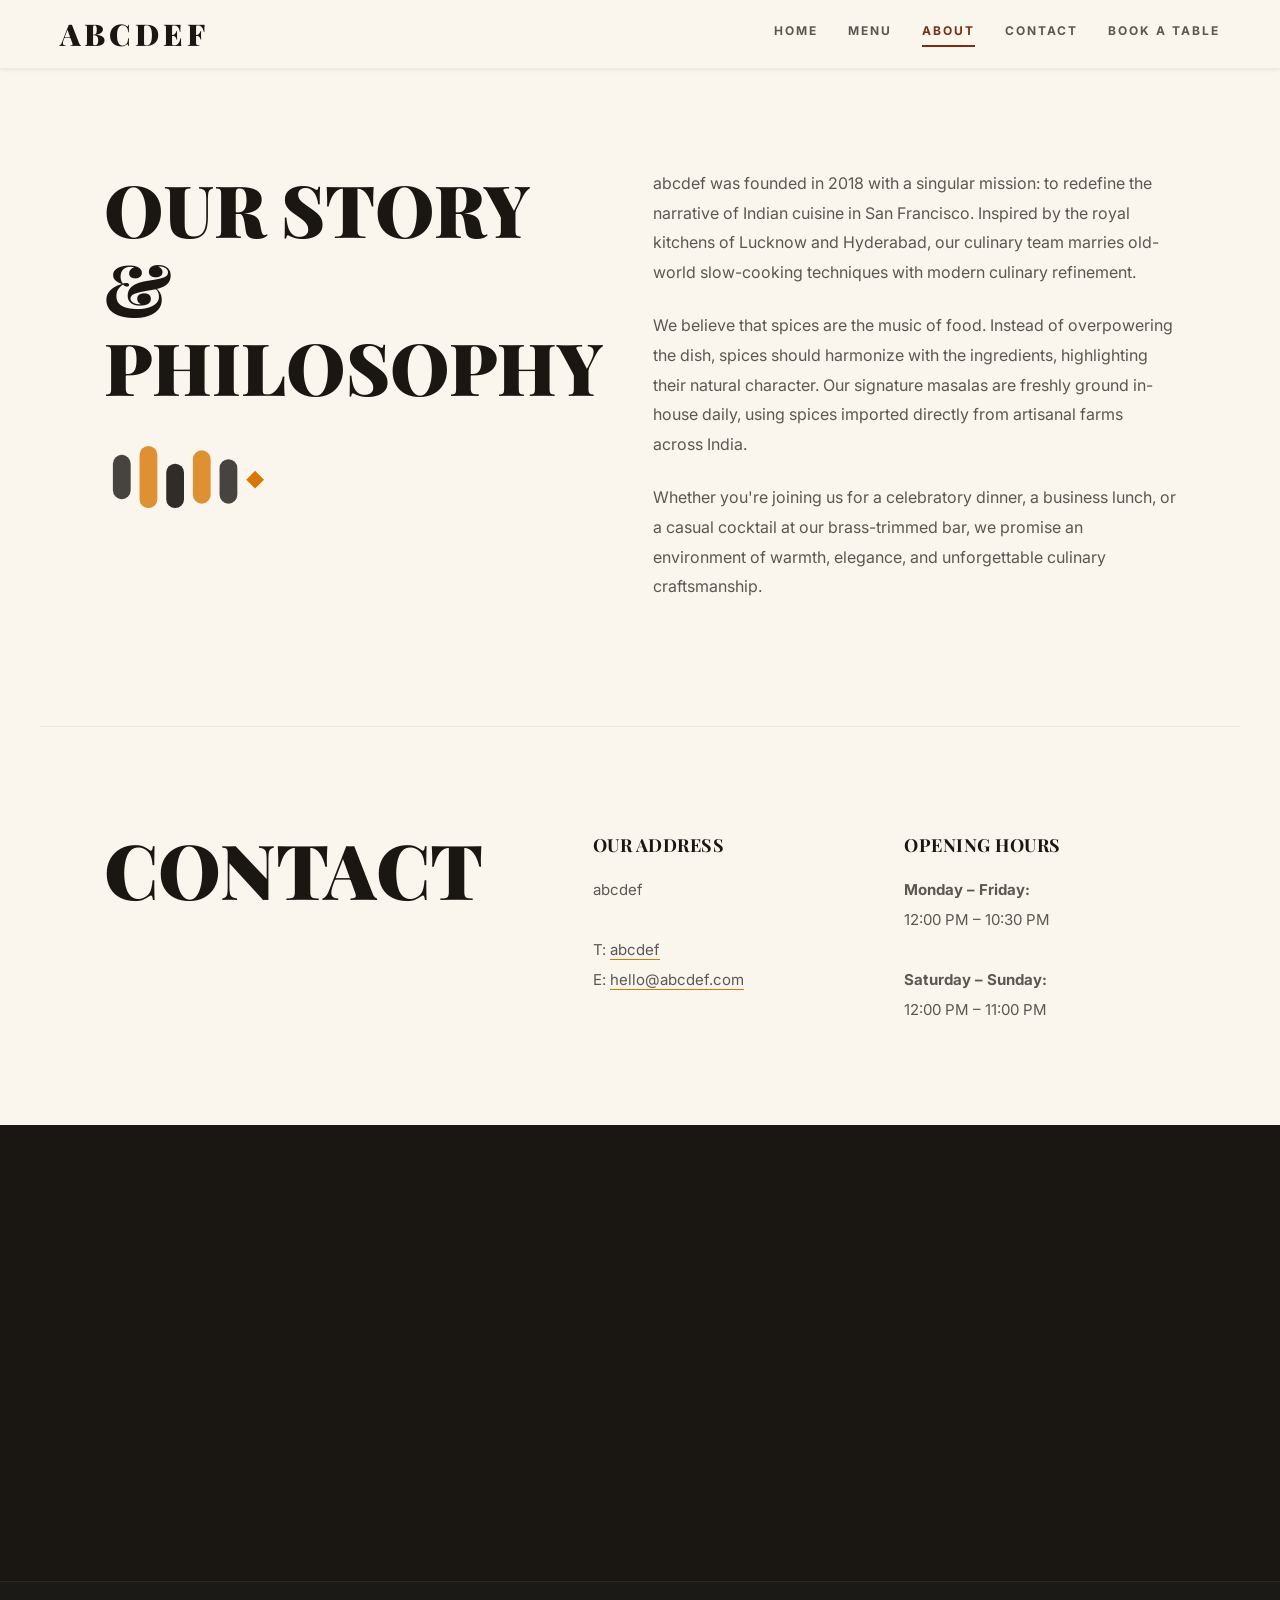
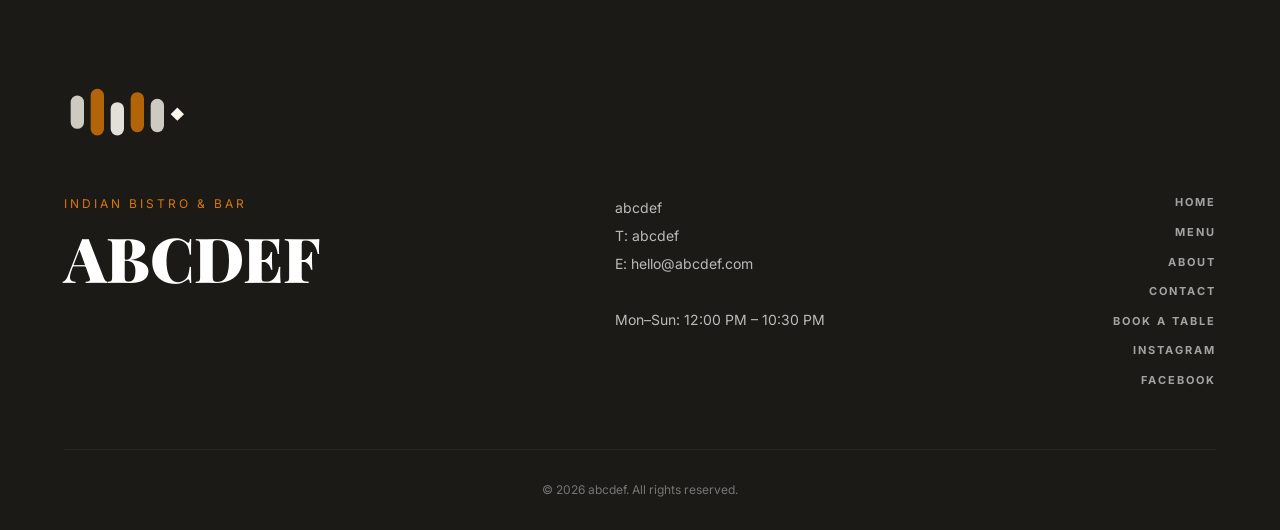
<file: about.html>
<!DOCTYPE html>
<html lang="en">
<head>
  <meta charset="UTF-8">
  <meta name="viewport" content="width=device-width, initial-scale=1.0">
  <meta name="description" content="Discover our culinary philosophy and heritage. Find contact details, opening hours, and location for abcdef.">
  <title>About &amp; Contact | abcdef</title>
  <!-- Preconnect to Google Fonts -->
  <link rel="preconnect" href="https://fonts.googleapis.com">
  <link rel="preconnect" href="https://fonts.gstatic.com" crossorigin>
  <link rel="stylesheet" href="css/style.css">
  <script src="js/main.js" defer></script>
</head>
<body>

  <!-- ── NAVBAR ── -->
  <nav class="topnav" id="myTopnav">
    <div class="nav-top-row">
      <a href="index.html" class="logo">abcdef</a>
      <button class="nav-hamburger" id="navHamburger" aria-label="Toggle menu">&#9776;</button>
    </div>
    <div class="nav-links" id="navLinks">
      <a href="index.html">HOME</a>
      <a href="menu.html">MENU</a>
      <a href="about.html">ABOUT</a>
      <a href="about.html#contact">CONTACT</a>
      <a href="book-a-table.html">BOOK A TABLE</a>
    </div>
  </nav>

  <!-- ── ABOUT BOX / STORY SECTION ── -->
  <section class="about-box" id="heroSection">
    <div class="col-left">
      <h1>OUR STORY &amp;<br>PHILOSOPHY</h1>
      <div class="about-svg-mark">
        <svg viewBox="0 0 180 97" xmlns="http://www.w3.org/2000/svg">
          <rect x="10" y="20" width="20" height="50" rx="10" fill="#1A1713" opacity="0.8"/>
          <rect x="40" y="10" width="20" height="70" rx="10" fill="#D97706" opacity="0.8"/>
          <rect x="70" y="30" width="20" height="50" rx="10" fill="#1A1713" opacity="0.9"/>
          <rect x="100" y="15" width="20" height="60" rx="10" fill="#D97706" opacity="0.8"/>
          <rect x="130" y="25" width="20" height="50" rx="10" fill="#1A1713" opacity="0.8"/>
          <polygon points="160,48 170,38 180,48 170,58" fill="#D97706"/>
        </svg>
      </div>
    </div>
    <div class="col-right">
      <p>abcdef was founded in 2018 with a singular mission: to redefine the narrative of Indian cuisine in San Francisco. Inspired by the royal kitchens of Lucknow and Hyderabad, our culinary team marries old-world slow-cooking techniques with modern culinary refinement.</p>
      <p>We believe that spices are the music of food. Instead of overpowering the dish, spices should harmonize with the ingredients, highlighting their natural character. Our signature masalas are freshly ground in-house daily, using spices imported directly from artisanal farms across India.</p>
      <p>Whether you're joining us for a celebratory dinner, a business lunch, or a casual cocktail at our brass-trimmed bar, we promise an environment of warmth, elegance, and unforgettable culinary craftsmanship.</p>
    </div>
  </section>

  <!-- ── CONTACT BOX / HOURS SECTION ── -->
  <section class="contact-box" id="contact">
    <div class="text-box">CONTACT</div>
    <div class="text-content-wrapper">
      <div class="text-content">
        <h3>OUR ADDRESS</h3>
        <p>abcdef<br><br>
        T: <a href="tel:abcdef">abcdef</a><br>
        E: <a href="mailto:hello@abcdef.com">hello@abcdef.com</a></p>
      </div>
      <div class="text-content2">
        <h3>OPENING HOURS</h3>
        <p><b>Monday – Friday:</b><br>12:00 PM – 10:30 PM<br><br>
        <b>Saturday – Sunday:</b><br>12:00 PM – 11:00 PM</p>
      </div>
    </div>
  </section>

  <!-- ── EMBEDDED MAP ── -->
  <div class="map-container">
    <!-- Clean, interactive OpenStreetMap map of San Francisco area -->
    <iframe src="https://www.openstreetmap.org/export/embed.html?bbox=-122.408%2C37.772%2C-122.392%2C37.785&amp;layer=mapnik&amp;marker=37.7785%2C-122.4002" aria-label="abcdef Location Map"></iframe>
  </div>

  <!-- ── FOOTER ── -->
  <footer class="footer">
    <div class="footer-logo">
      <svg viewBox="0 0 180 97" xmlns="http://www.w3.org/2000/svg" width="120" height="65">
        <rect x="10" y="20" width="20" height="50" rx="10" fill="#FAF6EE" opacity="0.8"/>
        <rect x="40" y="10" width="20" height="70" rx="10" fill="#D97706" opacity="0.8"/>
        <rect x="70" y="30" width="20" height="50" rx="10" fill="#FAF6EE" opacity="0.9"/>
        <rect x="100" y="15" width="20" height="60" rx="10" fill="#D97706" opacity="0.8"/>
        <rect x="130" y="25" width="20" height="50" rx="10" fill="#FAF6EE" opacity="0.8"/>
        <polygon points="160,48 170,38 180,48 170,58" fill="#FAF6EE"/>
      </svg>
    </div>
    <div class="footer-box">
      <div class="footer-box1">
        <p>INDIAN BISTRO &amp; BAR</p>
        <b>abcdef</b>
      </div>
      <div class="footer-box2">
        abcdef<br>
        T: abcdef<br>
        E: hello@abcdef.com<br><br>
        Mon–Sun: 12:00 PM – 10:30 PM
      </div>
      <div class="footer-box3">
        <a href="index.html">HOME</a>
        <a href="menu.html">MENU</a>
        <a href="about.html">ABOUT</a>
        <a href="about.html#contact">CONTACT</a>
        <a href="book-a-table.html">BOOK A TABLE</a>
        <a href="https://instagram.com" target="_blank" rel="noopener noreferrer">INSTAGRAM</a>
        <a href="https://facebook.com" target="_blank" rel="noopener noreferrer">FACEBOOK</a>
      </div>
    </div>
    <p class="copyright">&copy; 2026 abcdef. All rights reserved.</p>
  </footer>

</body>
</html>
</file>
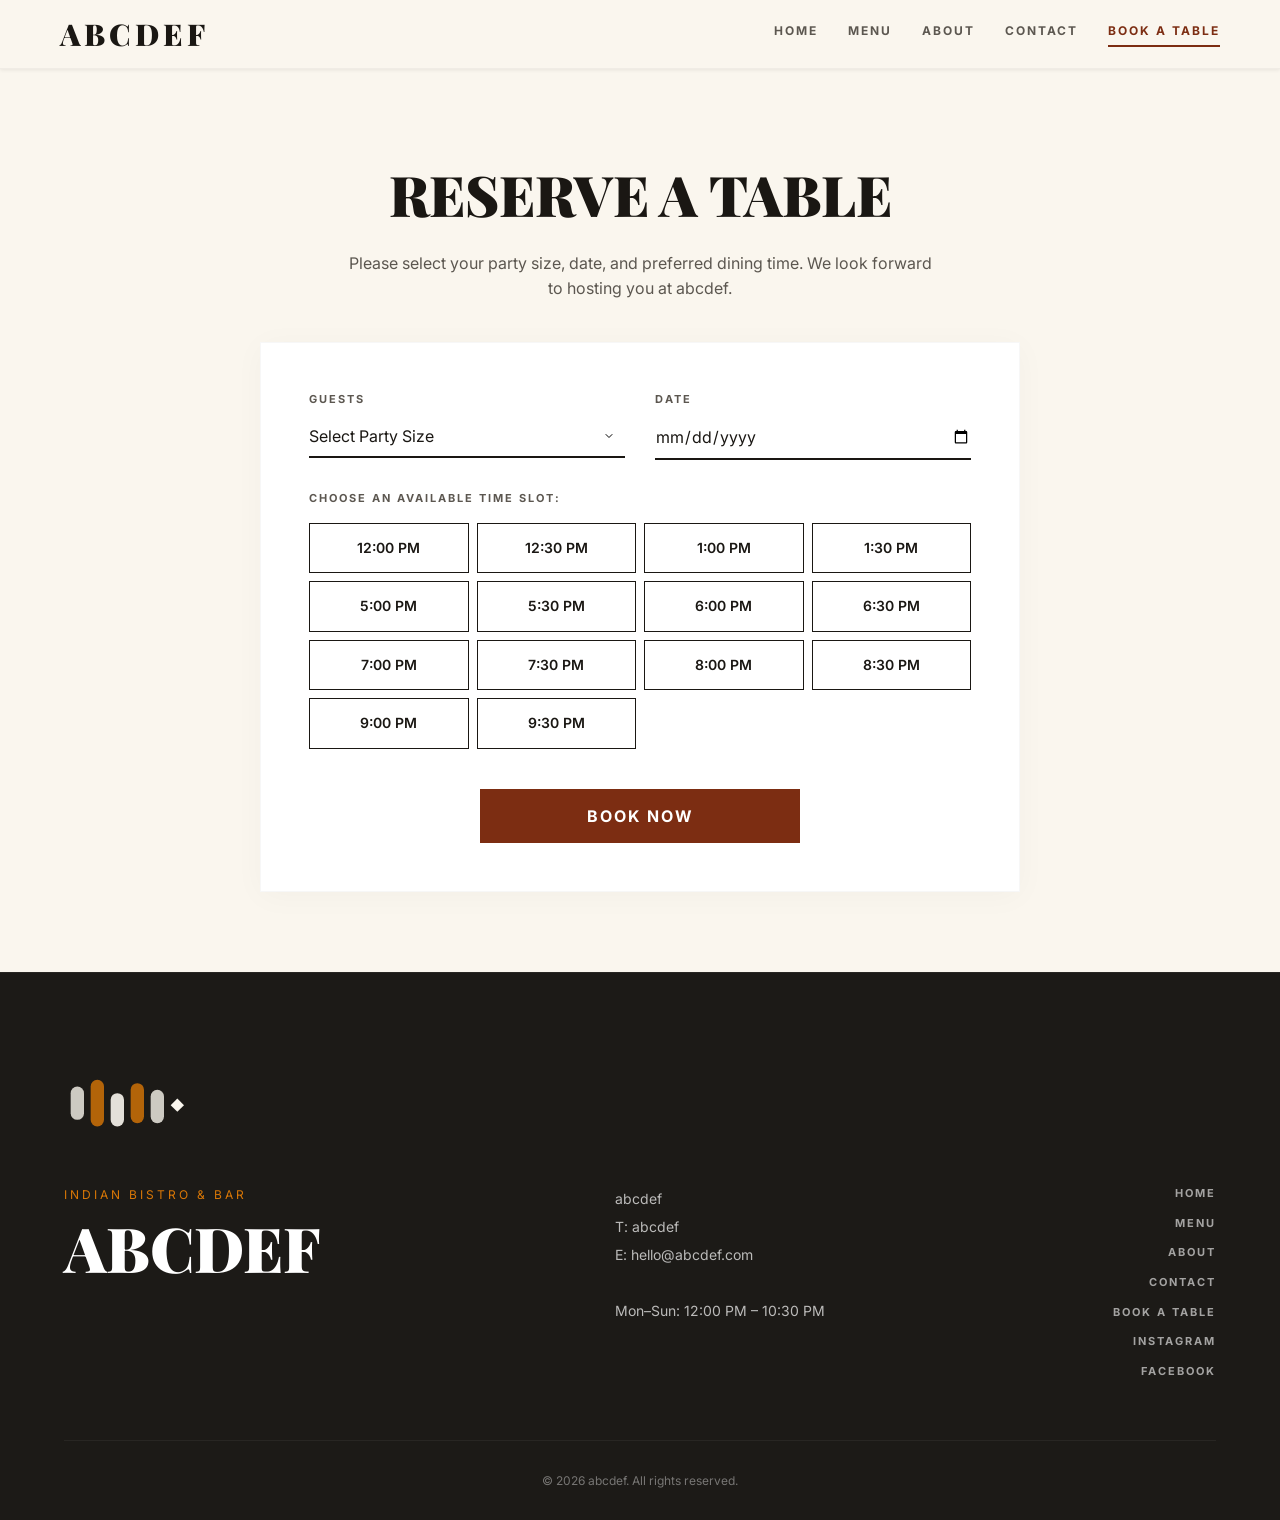
<file: book-a-table.html>
<!DOCTYPE html>
<html lang="en">
<head>
  <meta charset="UTF-8">
  <meta name="viewport" content="width=device-width, initial-scale=1.0">
  <meta name="description" content="Book a table at abcdef. Select guests, date, and preferred time slot for an exquisite Indian fine dining experience.">
  <title>Book A Table | abcdef</title>
  <!-- Preconnect to Google Fonts -->
  <link rel="preconnect" href="https://fonts.googleapis.com">
  <link rel="preconnect" href="https://fonts.gstatic.com" crossorigin>
  <link rel="stylesheet" href="css/style.css">
  <script src="js/main.js" defer></script>
</head>
<body>

  <!-- ── NAVBAR ── -->
  <nav class="topnav" id="myTopnav">
    <div class="nav-top-row">
      <a href="index.html" class="logo">abcdef</a>
      <button class="nav-hamburger" id="navHamburger" aria-label="Toggle menu">&#9776;</button>
    </div>
    <div class="nav-links" id="navLinks">
      <a href="index.html">HOME</a>
      <a href="menu.html">MENU</a>
      <a href="about.html">ABOUT</a>
      <a href="about.html#contact">CONTACT</a>
      <a href="book-a-table.html">BOOK A TABLE</a>
    </div>
  </nav>

  <!-- ── BOOKING CONTAINER ── -->
  <div class="booking-section" id="heroSection">
    <div class="booking-intro">
      <h1>RESERVE A TABLE</h1>
      <p>Please select your party size, date, and preferred dining time. We look forward to hosting you at abcdef.</p>
    </div>

    <form id="bookingForm">
      <div class="controls-bar">
        <div class="form-field">
          <label for="guests">Guests</label>
          <select id="guests" required>
            <option value="" disabled selected>Select Party Size</option>
            <option value="1">1 Guest</option>
            <option value="2">2 Guests</option>
            <option value="3">3 Guests</option>
            <option value="4">4 Guests</option>
            <option value="5">5 Guests</option>
            <option value="6">6 Guests</option>
            <option value="7">7 Guests</option>
            <option value="8">8 Guests</option>
            <option value="9">9 Guests</option>
            <option value="10">10 Guests</option>
          </select>
        </div>

        <div class="form-field">
          <label for="book-date">Date</label>
          <input type="date" id="book-date" required>
        </div>
      </div>

      <p class="time-slot-label">Choose an available time slot:</p>
      <input type="hidden" id="book-time" required>
      
      <div class="time-grid">
        <div class="time-slot" data-time="12:00 PM">12:00 PM</div>
        <div class="time-slot" data-time="12:30 PM">12:30 PM</div>
        <div class="time-slot" data-time="1:00 PM">1:00 PM</div>
        <div class="time-slot" data-time="1:30 PM">1:30 PM</div>
        <div class="time-slot" data-time="5:00 PM">5:00 PM</div>
        <div class="time-slot" data-time="5:30 PM">5:30 PM</div>
        <div class="time-slot" data-time="6:00 PM">6:00 PM</div>
        <div class="time-slot" data-time="6:30 PM">6:30 PM</div>
        <div class="time-slot" data-time="7:00 PM">7:00 PM</div>
        <div class="time-slot" data-time="7:30 PM">7:30 PM</div>
        <div class="time-slot" data-time="8:00 PM">8:00 PM</div>
        <div class="time-slot" data-time="8:30 PM">8:30 PM</div>
        <div class="time-slot" data-time="9:00 PM">9:00 PM</div>
        <div class="time-slot" data-time="9:30 PM">9:30 PM</div>
      </div>

      <button type="submit" class="book-btn">BOOK NOW</button>
    </form>
  </div>

  <!-- Confirmation popup -->
  <div class="form-popup" id="confirmPopup">
    <div class="form-container">
      <h1>Thank You!</h1>
      <p id="confirmMessage">Your table reservation is submitted. We will confirm shortly.</p>
      <button class="btn cancel" id="closePopup">CLOSE</button>
    </div>
  </div>

  <!-- ── FOOTER ── -->
  <footer class="footer">
    <div class="footer-logo">
      <svg viewBox="0 0 180 97" xmlns="http://www.w3.org/2000/svg" width="120" height="65">
        <rect x="10" y="20" width="20" height="50" rx="10" fill="#FAF6EE" opacity="0.8"/>
        <rect x="40" y="10" width="20" height="70" rx="10" fill="#D97706" opacity="0.8"/>
        <rect x="70" y="30" width="20" height="50" rx="10" fill="#FAF6EE" opacity="0.9"/>
        <rect x="100" y="15" width="20" height="60" rx="10" fill="#D97706" opacity="0.8"/>
        <rect x="130" y="25" width="20" height="50" rx="10" fill="#FAF6EE" opacity="0.8"/>
        <polygon points="160,48 170,38 180,48 170,58" fill="#FAF6EE"/>
      </svg>
    </div>
    <div class="footer-box">
      <div class="footer-box1">
        <p>INDIAN BISTRO &amp; BAR</p>
        <b>abcdef</b>
      </div>
      <div class="footer-box2">
        abcdef<br>
        T: abcdef<br>
        E: hello@abcdef.com<br><br>
        Mon–Sun: 12:00 PM – 10:30 PM
      </div>
      <div class="footer-box3">
        <a href="index.html">HOME</a>
        <a href="menu.html">MENU</a>
        <a href="about.html">ABOUT</a>
        <a href="about.html#contact">CONTACT</a>
        <a href="book-a-table.html">BOOK A TABLE</a>
        <a href="https://instagram.com" target="_blank" rel="noopener noreferrer">INSTAGRAM</a>
        <a href="https://facebook.com" target="_blank" rel="noopener noreferrer">FACEBOOK</a>
      </div>
    </div>
    <p class="copyright">&copy; 2026 abcdef. All rights reserved.</p>
  </footer>

  <!-- Booking functionality script -->
  <script>
    document.addEventListener('DOMContentLoaded', function() {
      // 1. Min date validation (prevent booking past dates)
      var dateInput = document.getElementById('book-date');
      if (dateInput) {
        var today = new Date().toISOString().split('T')[0];
        dateInput.setAttribute('min', today);
      }

      // 2. Time slot selection logic
      var timeSlots = document.querySelectorAll('.time-slot');
      var hiddenTimeInput = document.getElementById('book-time');

      timeSlots.forEach(function(slot) {
        slot.addEventListener('click', function() {
          // Remove selected from other slots
          timeSlots.forEach(function(s) { s.classList.remove('selected'); });
          // Add selected to clicked slot
          slot.classList.add('selected');
          // Update hidden input value
          hiddenTimeInput.value = slot.getAttribute('data-time');
        });
      });

      // 3. Form Submission & Modal Logic
      var form = document.getElementById('bookingForm');
      var popup = document.getElementById('confirmPopup');
      var closeBtn = document.getElementById('closePopup');
      var confirmMessage = document.getElementById('confirmMessage');

      if (form && popup && closeBtn) {
        form.addEventListener('submit', function(e) {
          e.preventDefault();
          
          var guests = document.getElementById('guests').value;
          var date = document.getElementById('book-date').value;
          var time = hiddenTimeInput.value;

          if (!guests || !date || !time) {
            alert('Please select party size, date, and preferred time slot.');
            return;
          }

          // Format confirmation message
          confirmMessage.innerHTML = 'Your table reservation for <strong>' + guests + ' guest(s)</strong> on <strong>' + date + '</strong> at <strong>' + time + '</strong> has been submitted. We look forward to hosting you!';
          
          // Open Modal
          popup.classList.add('active');
        });

        closeBtn.addEventListener('click', function() {
          popup.classList.remove('active');
          // Reset form fields
          form.reset();
          timeSlots.forEach(function(s) { s.classList.remove('selected'); });
          hiddenTimeInput.value = '';
        });

        // Close popup clicking outside form container
        popup.addEventListener('click', function(e) {
          if (e.target === popup) {
            popup.classList.remove('active');
            form.reset();
            timeSlots.forEach(function(s) { s.classList.remove('selected'); });
            hiddenTimeInput.value = '';
          }
        });
      }
    });
  </script>

</body>
</html>
</file>
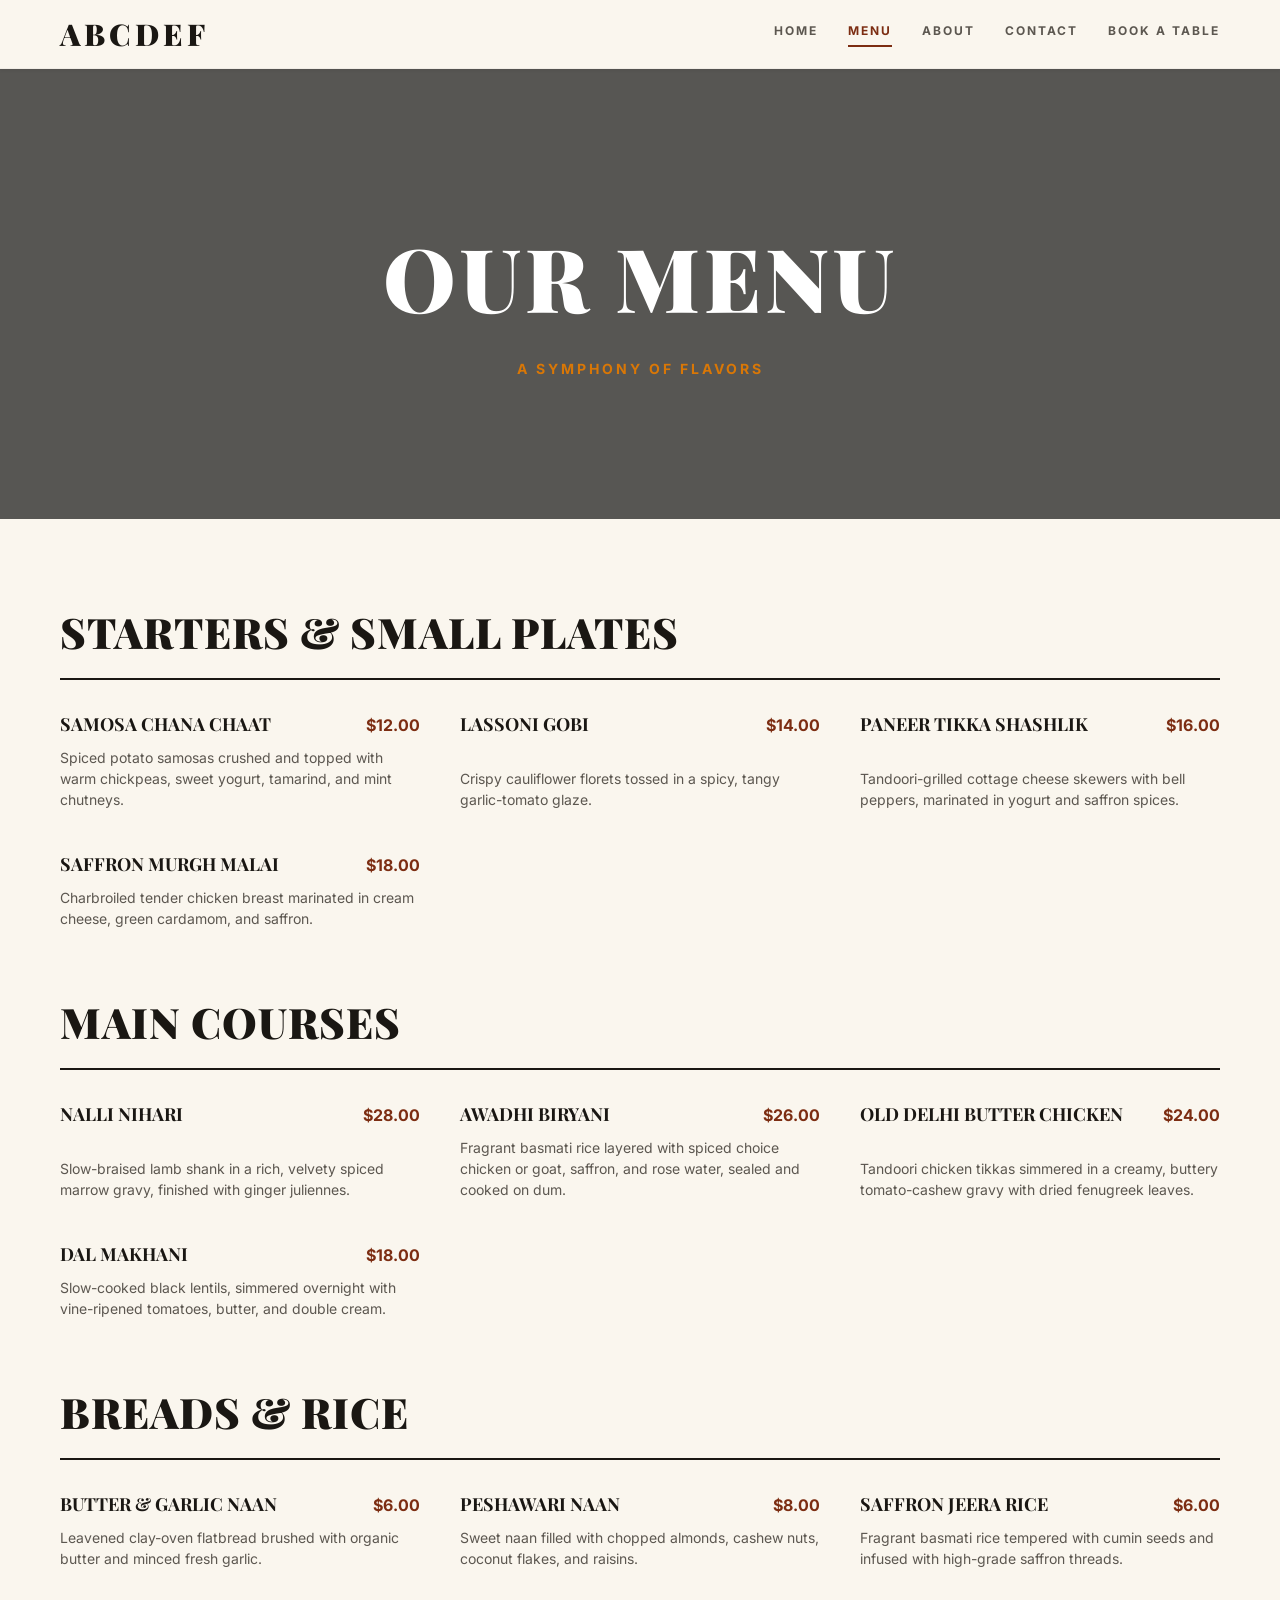
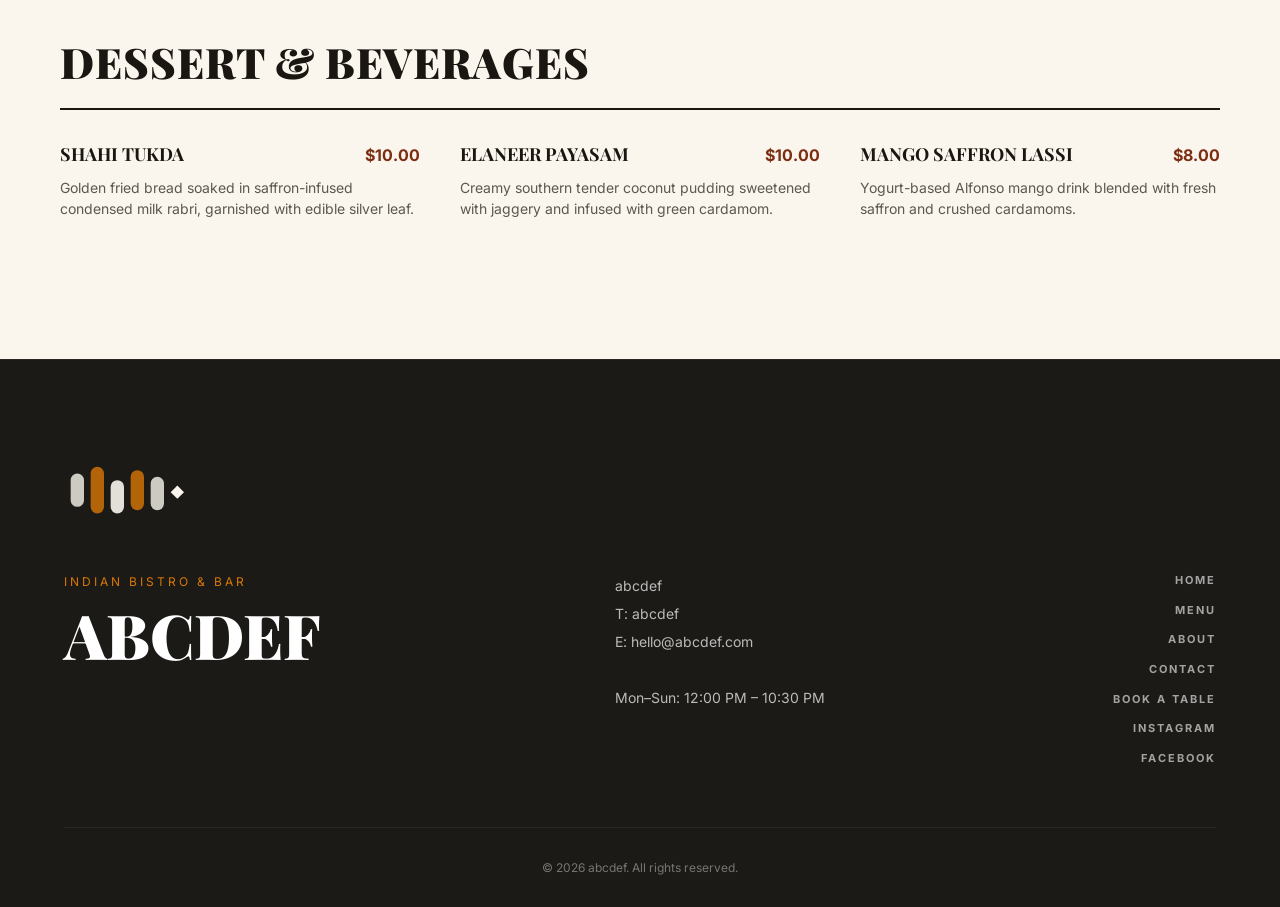
<file: menu.html>
<!DOCTYPE html>
<html lang="en">
<head>
  <meta charset="UTF-8">
  <meta name="viewport" content="width=device-width, initial-scale=1.0">
  <meta name="description" content="Explore the menu at abcdef. From slow-cooked lamb shanks to tandoori specialities and authentic saffron desserts.">
  <title>Our Menu | abcdef</title>
  <!-- Preconnect to Google Fonts -->
  <link rel="preconnect" href="https://fonts.googleapis.com">
  <link rel="preconnect" href="https://fonts.gstatic.com" crossorigin>
  <link rel="stylesheet" href="css/style.css">
  <script src="js/main.js" defer></script>
</head>
<body>

  <!-- ── NAVBAR ── -->
  <nav class="topnav" id="myTopnav">
    <div class="nav-top-row">
      <a href="index.html" class="logo">abcdef</a>
      <button class="nav-hamburger" id="navHamburger" aria-label="Toggle menu">&#9776;</button>
    </div>
    <div class="nav-links" id="navLinks">
      <a href="index.html">HOME</a>
      <a href="menu.html">MENU</a>
      <a href="about.html">ABOUT</a>
      <a href="about.html#contact">CONTACT</a>
      <a href="book-a-table.html">BOOK A TABLE</a>
    </div>
  </nav>

  <!-- ── MENU HERO WITH VIDEO BG ── -->
  <section class="menu-hero" id="heroSection">
    <video class="menu-video-bg" autoplay muted loop playsinline>
      <source src="videos/menu.mp4" type="video/mp4">
      Your browser does not support the video tag.
    </video>
    <div class="menu-hero-overlay"></div>
    <div class="menu-hero-content">
      <h1>OUR MENU</h1>
      <p>A Symphony of Flavors</p>
    </div>
  </section>

  <!-- ── MENU CONTENT GRID ── -->
  <div class="menu-section-container">
    
    <!-- CATEGORY 1: STARTERS -->
    <section class="menu-category">
      <h2 class="menu-category-title">Starters &amp; Small Plates</h2>
      <div class="menu-grid">
        <div class="menu-card">
          <div class="menu-card-header">
            <h3 class="menu-card-title">Samosa Chana Chaat</h3>
            <span class="menu-card-price">$12.00</span>
          </div>
          <p class="menu-card-description">Spiced potato samosas crushed and topped with warm chickpeas, sweet yogurt, tamarind, and mint chutneys.</p>
        </div>
        
        <div class="menu-card">
          <div class="menu-card-header">
            <h3 class="menu-card-title">Lassoni Gobi</h3>
            <span class="menu-card-price">$14.00</span>
          </div>
          <p class="menu-card-description">Crispy cauliflower florets tossed in a spicy, tangy garlic-tomato glaze.</p>
        </div>
        
        <div class="menu-card">
          <div class="menu-card-header">
            <h3 class="menu-card-title">Paneer Tikka Shashlik</h3>
            <span class="menu-card-price">$16.00</span>
          </div>
          <p class="menu-card-description">Tandoori-grilled cottage cheese skewers with bell peppers, marinated in yogurt and saffron spices.</p>
        </div>
        
        <div class="menu-card">
          <div class="menu-card-header">
            <h3 class="menu-card-title">Saffron Murgh Malai</h3>
            <span class="menu-card-price">$18.00</span>
          </div>
          <p class="menu-card-description">Charbroiled tender chicken breast marinated in cream cheese, green cardamom, and saffron.</p>
        </div>
      </div>
    </section>

    <!-- CATEGORY 2: MAINS -->
    <section class="menu-category">
      <h2 class="menu-category-title">Main Courses</h2>
      <div class="menu-grid">
        <div class="menu-card">
          <div class="menu-card-header">
            <h3 class="menu-card-title">Nalli Nihari</h3>
            <span class="menu-card-price">$28.00</span>
          </div>
          <p class="menu-card-description">Slow-braised lamb shank in a rich, velvety spiced marrow gravy, finished with ginger juliennes.</p>
        </div>
        
        <div class="menu-card">
          <div class="menu-card-header">
            <h3 class="menu-card-title">Awadhi Biryani</h3>
            <span class="menu-card-price">$26.00</span>
          </div>
          <p class="menu-card-description">Fragrant basmati rice layered with spiced choice chicken or goat, saffron, and rose water, sealed and cooked on dum.</p>
        </div>
        
        <div class="menu-card">
          <div class="menu-card-header">
            <h3 class="menu-card-title">Old Delhi Butter Chicken</h3>
            <span class="menu-card-price">$24.00</span>
          </div>
          <p class="menu-card-description">Tandoori chicken tikkas simmered in a creamy, buttery tomato-cashew gravy with dried fenugreek leaves.</p>
        </div>
        
        <div class="menu-card">
          <div class="menu-card-header">
            <h3 class="menu-card-title">Dal Makhani</h3>
            <span class="menu-card-price">$18.00</span>
          </div>
          <p class="menu-card-description">Slow-cooked black lentils, simmered overnight with vine-ripened tomatoes, butter, and double cream.</p>
        </div>
      </div>
    </section>

    <!-- CATEGORY 3: BREADS & SIDES -->
    <section class="menu-category">
      <h2 class="menu-category-title">Breads &amp; Rice</h2>
      <div class="menu-grid">
        <div class="menu-card">
          <div class="menu-card-header">
            <h3 class="menu-card-title">Butter &amp; Garlic Naan</h3>
            <span class="menu-card-price">$6.00</span>
          </div>
          <p class="menu-card-description">Leavened clay-oven flatbread brushed with organic butter and minced fresh garlic.</p>
        </div>
        
        <div class="menu-card">
          <div class="menu-card-header">
            <h3 class="menu-card-title">Peshawari Naan</h3>
            <span class="menu-card-price">$8.00</span>
          </div>
          <p class="menu-card-description">Sweet naan filled with chopped almonds, cashew nuts, coconut flakes, and raisins.</p>
        </div>
        
        <div class="menu-card">
          <div class="menu-card-header">
            <h3 class="menu-card-title">Saffron Jeera Rice</h3>
            <span class="menu-card-price">$6.00</span>
          </div>
          <p class="menu-card-description">Fragrant basmati rice tempered with cumin seeds and infused with high-grade saffron threads.</p>
        </div>
      </div>
    </section>

    <!-- CATEGORY 4: DESSERT & DRINK -->
    <section class="menu-category">
      <h2 class="menu-category-title">Dessert &amp; Beverages</h2>
      <div class="menu-grid">
        <div class="menu-card">
          <div class="menu-card-header">
            <h3 class="menu-card-title">Shahi Tukda</h3>
            <span class="menu-card-price">$10.00</span>
          </div>
          <p class="menu-card-description">Golden fried bread soaked in saffron-infused condensed milk rabri, garnished with edible silver leaf.</p>
        </div>
        
        <div class="menu-card">
          <div class="menu-card-header">
            <h3 class="menu-card-title">Elaneer Payasam</h3>
            <span class="menu-card-price">$10.00</span>
          </div>
          <p class="menu-card-description">Creamy southern tender coconut pudding sweetened with jaggery and infused with green cardamom.</p>
        </div>
        
        <div class="menu-card">
          <div class="menu-card-header">
            <h3 class="menu-card-title">Mango Saffron Lassi</h3>
            <span class="menu-card-price">$8.00</span>
          </div>
          <p class="menu-card-description">Yogurt-based Alfonso mango drink blended with fresh saffron and crushed cardamoms.</p>
        </div>
      </div>
    </section>

  </div>

  <!-- ── FOOTER ── -->
  <footer class="footer">
    <div class="footer-logo">
      <svg viewBox="0 0 180 97" xmlns="http://www.w3.org/2000/svg" width="120" height="65">
        <rect x="10" y="20" width="20" height="50" rx="10" fill="#FAF6EE" opacity="0.8"/>
        <rect x="40" y="10" width="20" height="70" rx="10" fill="#D97706" opacity="0.8"/>
        <rect x="70" y="30" width="20" height="50" rx="10" fill="#FAF6EE" opacity="0.9"/>
        <rect x="100" y="15" width="20" height="60" rx="10" fill="#D97706" opacity="0.8"/>
        <rect x="130" y="25" width="20" height="50" rx="10" fill="#FAF6EE" opacity="0.8"/>
        <polygon points="160,48 170,38 180,48 170,58" fill="#FAF6EE"/>
      </svg>
    </div>
    <div class="footer-box">
      <div class="footer-box1">
        <p>INDIAN BISTRO &amp; BAR</p>
        <b>abcdef</b>
      </div>
      <div class="footer-box2">
        abcdef<br>
        T: abcdef<br>
        E: hello@abcdef.com<br><br>
        Mon–Sun: 12:00 PM – 10:30 PM
      </div>
      <div class="footer-box3">
        <a href="index.html">HOME</a>
        <a href="menu.html">MENU</a>
        <a href="about.html">ABOUT</a>
        <a href="about.html#contact">CONTACT</a>
        <a href="book-a-table.html">BOOK A TABLE</a>
        <a href="https://instagram.com" target="_blank" rel="noopener noreferrer">INSTAGRAM</a>
        <a href="https://facebook.com" target="_blank" rel="noopener noreferrer">FACEBOOK</a>
      </div>
    </div>
    <p class="copyright">&copy; 2026 abcdef. All rights reserved.</p>
  </footer>

</body>
</html>
</file>
<file: css/style.css>
@import url('https://fonts.googleapis.com/css2?family=Inter:wght@400;500;600;700&family=Playfair+Display:ital,wght@0,400;0,700;0,900;1,400&display=swap');

/* ── DESIGN SYSTEM TOKENS ── */
:root {
  --bg:           #FAF6EE;         /* Premium warm cream */
  --accent:       #D97706;         /* abcdef amber */
  --accent-dark:  #7C2D12;         /* Deep burnt terracotta */
  --black:        #1A1713;         /* Dark charcoal chocolate */
  --gray:         #5C5750;         /* Warm slate gray */
  --footer-bg:    #1C1A17;         /* Deep charcoal background */
  --white:        #FFFFFF;
  --font-display: 'Playfair Display', Georgia, serif;
  --font-body:    'Inter', 'Helvetica Neue', sans-serif;
  --transition:   all 0.3s cubic-bezier(0.4, 0, 0.2, 1);
}

/* ── RESET & BASE STYLES ── */
* {
  box-sizing: border-box;
  margin: 0;
  padding: 0;
}

html {
  scroll-behavior: smooth;
  background-color: var(--bg);
}

body {
  font-family: var(--font-body);
  color: var(--black);
  background-color: var(--bg);
  overflow-x: hidden;
  line-height: 1.6;
}

a {
  color: inherit;
  text-decoration: none;
  transition: var(--transition);
}

img, video {
  max-width: 100%;
  height: auto;
  display: block;
}

button {
  font-family: var(--font-body);
  cursor: pointer;
  border: none;
  background: none;
  outline: none;
}

/* ── COMMON UTILITIES ── */
.btn-primary {
  display: inline-block;
  background: var(--accent-dark);
  color: var(--white);
  padding: 16px 34px;
  letter-spacing: 2.5px;
  font-size: 11px;
  font-weight: 700;
  text-transform: uppercase;
  border: 1.5px solid var(--accent-dark);
  transition: var(--transition);
}

.btn-primary:hover {
  background: transparent;
  color: var(--white);
  border-color: var(--white);
}

.btn-ghost {
  display: inline-block;
  background: transparent;
  color: var(--white);
  border: 1.5px solid rgba(255, 255, 255, 0.55);
  padding: 15px 32px;
  letter-spacing: 2.5px;
  font-size: 11px;
  font-weight: 700;
  text-transform: uppercase;
  transition: var(--transition);
}

.btn-ghost:hover {
  background: var(--white);
  color: var(--black);
  border-color: var(--white);
}

/* ── 5.1 NAVBAR (topnav) ── */
.topnav {
  position: fixed;
  top: 0;
  left: 0;
  width: 100%;
  z-index: 1000;
  background-color: var(--bg);
  transition: transform 0.4s cubic-bezier(0.16, 1, 0.3, 1), box-shadow 0.3s ease;
  border-bottom: 1px solid rgba(0, 0, 0, 0.04);
}

.topnav.nav-hidden {
  transform: translateY(-100%);
}

.nav-top-row {
  display: flex;
  justify-content: center;
  align-items: center;
  position: relative;
  padding: 10px 20px;
  max-width: 1200px;
  margin: 0 auto;
}

.logo {
  font-family: var(--font-display);
  font-size: clamp(18px, 2.5vw, 30px);
  font-weight: 900;
  letter-spacing: 4px;
  color: var(--black);
  text-transform: uppercase;
}

.nav-hamburger {
  position: absolute;
  right: 20px;
  font-size: 28px;
  color: var(--black);
  background: none;
  border: none;
  display: none;
  cursor: pointer;
  user-select: none;
}

.nav-links {
  display: flex;
  justify-content: center;
  gap: clamp(14px, 3vw, 44px);
  border-top: 1px solid rgba(0, 0, 0, 0.09);
  padding: 8px 20px;
  max-width: 1200px;
  margin: 0 auto;
}

.nav-links a {
  font-size: clamp(10px, 1.1vw, 12px);
  font-weight: 700;
  letter-spacing: 2px;
  color: var(--gray);
  text-transform: uppercase;
  padding-bottom: 4px;
  border-bottom: 2px solid transparent;
}

.nav-links a:hover {
  color: var(--black);
}

.nav-links a.active {
  color: var(--accent-dark);
  border-bottom: 2px solid var(--accent-dark);
}

/* Desktop layout: single row navbar */
@media (min-width: 769px) {
  .topnav {
    display: flex;
    justify-content: space-between;
    align-items: center;
    padding: 10px clamp(20px, 5vw, 60px);
  }
  .nav-top-row {
    padding: 0;
    margin: 0;
    max-width: none;
  }
  .nav-links {
    border-top: none;
    padding: 0;
    margin: 0;
    max-width: none;
    gap: 30px;
  }
}

/* ── 5.2 HERO SECTION ── */
.hero {
  position: relative;
  min-height: clamp(480px, 78vh, 780px);
  background: linear-gradient(to bottom, rgba(0,0,0,0.6), rgba(0,0,0,0)), url('../images/hero.webp') center/cover no-repeat;
  display: flex;
  align-items: center;
  justify-content: flex-end;
  padding: 40px clamp(20px, 5vw, 80px);
  color: var(--white);
  overflow: hidden;
}

.hero::before {
  content: "";
  position: absolute;
  inset: 0;
  background: linear-gradient(to top, rgba(0, 0, 0, 0.80) 0%, rgba(0, 0, 0, 0.35) 48%, rgba(0, 0, 0, 0.06) 100%);
  pointer-events: none;
  z-index: 0;
}

.hero-inner {
  position: relative;
  z-index: 1;
  max-width: 680px;
  text-align: right;
  margin-right: 36px;
}

.hero-badge {
  display: inline-block;
  border: 1.5px solid var(--accent);
  color: var(--accent);
  padding: 5px 14px;
  letter-spacing: 3px;
  font-size: 10px;
  font-weight: 700;
  text-transform: uppercase;
  margin-bottom: 24px;
}

.hero-title {
  font-family: var(--font-display);
  font-size: clamp(46px, 8.5vw, 96px);
  font-weight: 900;
  line-height: 1.05;
  margin-bottom: 30px;
  text-transform: uppercase;
}

.hero-title em {
  font-style: italic;
  font-family: var(--font-display);
  color: var(--accent);
}

.hero-ctas {
  display: flex;
  gap: 15px;
  justify-content: flex-end;
  flex-wrap: wrap;
}

.hero-scroll-hint {
  position: absolute;
  bottom: 28px;
  left: 36px;
  writing-mode: vertical-rl;
  letter-spacing: 3px;
  font-size: 9px;
  color: rgba(255, 255, 255, 0.5);
  font-weight: 700;
  display: flex;
  align-items: center;
  gap: 10px;
  z-index: 1;
}

.scroll-line {
  width: 1px;
  height: 40px;
  background-color: rgba(255, 255, 255, 0.3);
  position: relative;
  overflow: hidden;
}

.scroll-line::after {
  content: "";
  position: absolute;
  top: 0;
  left: 0;
  width: 100%;
  height: 100%;
  background: var(--accent);
  animation: scroll-hint-anim 2s infinite ease-in-out;
}

@keyframes scroll-hint-anim {
  0% { transform: translateY(-100%); }
  80%, 100% { transform: translateY(100%); }
}

/* ── 5.3 MENU INTRO SECTION ── */
.about {
  display: flex;
  gap: 40px;
  flex-wrap: wrap;
  padding: clamp(40px, 7vw, 100px) clamp(20px, 5vw, 80px);
  align-items: center;
  max-width: 1200px;
  margin: 0 auto;
}

.big-text {
  font-family: var(--font-display);
  font-size: clamp(40px, 8vw, 96px);
  font-weight: 900;
  flex: 1 1 400px;
  line-height: 1.1;
  text-transform: uppercase;
}

.small-text {
  flex: 1 1 400px;
  font-size: 16px;
  color: var(--gray);
  line-height: 1.8;
}

.small-text p {
  margin-bottom: 24px;
}

.small-text a {
  display: inline-block;
  color: var(--black);
  font-size: 11px;
  font-weight: 700;
  letter-spacing: 2px;
  text-transform: uppercase;
  border-bottom: 2px solid var(--black);
  padding-bottom: 2px;
}

.small-text a:hover {
  opacity: 0.7;
}

/* ── 5.4 IMAGE DUO ── */
.image-box {
  display: flex;
  gap: 6px;
  background-color: var(--black);
  padding: 6px 0;
}

.image-box > div {
  flex: 1;
  overflow: hidden;
}

.image-box img {
  width: 100%;
  height: clamp(200px, 35vw, 500px);
  object-fit: cover;
  transition: transform 0.6s cubic-bezier(0.4, 0, 0.2, 1);
}

.image-box > div:hover img {
  transform: scale(1.03);
}

/* ── 5.5 GREEN BANNER / BRAND STATEMENT ── */
.box-section {
  background-color: var(--accent-dark);
  color: var(--white);
  display: flex;
  gap: 40px;
  flex-wrap: wrap;
  padding: clamp(40px, 8vw, 100px) clamp(20px, 5vw, 80px);
  align-items: center;
}

.box1 {
  font-family: var(--font-display);
  font-size: clamp(28px, 6vw, 80px);
  font-weight: 900;
  line-height: 1.1;
  text-transform: uppercase;
  flex: 1 1 400px;
}

.box2 {
  flex: 1 1 400px;
  line-height: 1.85;
  font-size: 16px;
}

.box2 p {
  margin-bottom: 24px;
  color: rgba(255, 255, 255, 0.9);
}

.box2 a {
  display: inline-block;
  color: var(--white);
  font-size: 11px;
  font-weight: 700;
  letter-spacing: 2px;
  text-transform: uppercase;
  border-bottom: 2px solid var(--white);
  padding-bottom: 2px;
}

.box2 a:hover {
  opacity: 0.7;
}

/* ── 5.6 TESTIMONIAL STRIP ── */
.testimonial-strip {
  background-color: var(--black);
  color: var(--white);
  text-align: center;
  padding: clamp(50px, 8vw, 100px) clamp(20px, 7vw, 120px);
}

.testimonial-quote {
  font-family: var(--font-display);
  font-style: italic;
  font-size: clamp(18px, 3vw, 32px);
  color: rgba(255, 255, 255, 0.92);
  max-width: 820px;
  margin: 0 auto 30px;
  line-height: 1.5;
}

.testimonial-author {
  color: var(--accent);
  letter-spacing: 2.5px;
  text-transform: uppercase;
  font-size: 11px;
  font-weight: 700;
}

/* ── 5.7 MOMENTS HEADING ── */
.tag {
  display: flex;
  justify-content: space-between;
  align-items: center;
  flex-wrap: wrap;
  gap: 20px;
  padding: clamp(24px, 4vw, 48px) clamp(20px, 5vw, 60px);
  max-width: 1440px;
  margin: 0 auto;
}

.tag p {
  font-family: var(--font-display);
  font-size: clamp(22px, 5.5vw, 72px);
  font-weight: 900;
  text-transform: uppercase;
  line-height: 1.1;
}

.tag a {
  border-bottom: 2px solid var(--black);
  letter-spacing: 2px;
  text-transform: uppercase;
  font-size: 11px;
  font-weight: 700;
  padding-bottom: 2px;
}

.tag a:hover {
  opacity: 0.6;
}

/* ── 5.8 PHOTO GALLERY GRID ── */
.grid-container {
  display: grid;
  grid-template-columns: repeat(5, 1fr);
  gap: 6px;
  background-color: var(--black);
  padding: 6px;
}

.grid-container > div {
  position: relative;
  overflow: hidden;
  height: 220px;
  cursor: pointer;
}

.grid-container img, .grid-container video {
  width: 100%;
  height: 100%;
  object-fit: cover;
  transition: transform 0.45s ease, opacity 0.45s ease;
}

.grid-container > div:hover img, .grid-container > div:hover video {
  transform: scale(1.06);
  opacity: 0.75;
}

/* Price overlay pill */
.price-pill {
  position: absolute;
  bottom: 0;
  left: 0;
  right: 0;
  background: rgba(0, 0, 0, 0.75);
  color: var(--white);
  padding: 15px;
  text-align: center;
  transform: translateY(100%);
  transition: transform 0.35s cubic-bezier(0.4, 0, 0.2, 1);
  backdrop-filter: blur(4px);
  z-index: 2;
}

.grid-container > div:hover .price-pill {
  transform: translateY(0);
}

.price-pill h4 {
  font-family: var(--font-display);
  font-size: 16px;
  font-weight: 700;
  margin-bottom: 4px;
  letter-spacing: 0.5px;
}

.price-pill p {
  font-size: 12px;
  color: var(--accent);
  font-weight: 600;
  letter-spacing: 1px;
}

/* Video grid sizes & custom grid rules */
.item8 {
  grid-column: span 2;
  grid-row: span 2;
  height: 446px !important;
}

.item16 {
  grid-column: span 2;
}

/* ── 5.9 FOOTER ── */
.footer {
  background-color: var(--footer-bg);
  color: var(--white);
  padding: clamp(50px, 8vw, 100px) clamp(20px, 5vw, 80px) 30px;
  border-top: 1px solid rgba(255, 255, 255, 0.05);
}

.footer-logo {
  max-width: 120px;
  margin-bottom: 40px;
}

.footer-logo svg {
  width: 100%;
}

.footer-box {
  display: flex;
  gap: 40px;
  flex-wrap: wrap;
  margin-bottom: 60px;
  max-width: 1200px;
}

.footer-box1 {
  flex: 2 1 350px;
}

.footer-box1 p {
  font-size: 12px;
  letter-spacing: 3px;
  color: var(--accent);
  margin-bottom: 10px;
  text-transform: uppercase;
}

.footer-box1 b {
  font-family: var(--font-display);
  font-size: clamp(32px, 5vw, 62px);
  font-weight: 900;
  line-height: 1.1;
  text-transform: uppercase;
  color: var(--white);
  word-wrap: break-word;
}

.footer-box2 {
  flex: 1 1 200px;
  font-size: 14px;
  color: rgba(255, 255, 255, 0.7);
  line-height: 2;
}

.footer-box3 {
  flex: 1 1 200px;
  display: flex;
  flex-direction: column;
  align-items: flex-end;
  gap: 12px;
}

.footer-box3 a {
  font-size: 11px;
  font-weight: 700;
  letter-spacing: 2px;
  color: rgba(255, 255, 255, 0.6);
  text-transform: uppercase;
}

.footer-box3 a:hover {
  color: var(--white);
}

.footer p.copyright {
  text-align: center;
  font-size: 12px;
  color: rgba(255, 255, 255, 0.4);
  border-top: 1px solid rgba(255, 255, 255, 0.05);
  padding-top: 30px;
  margin-top: 20px;
}

/* ── 5.10 BOOKING FORM & POPUP (book-a-table.html) ── */
.booking-section {
  max-width: 800px;
  margin: 0 auto;
  padding: clamp(40px, 8vw, 80px) 20px;
}

.booking-intro {
  text-align: center;
  margin-bottom: 40px;
}

.booking-intro h1 {
  font-family: var(--font-display);
  font-size: clamp(32px, 5vw, 56px);
  font-weight: 900;
  text-transform: uppercase;
  margin-bottom: 12px;
}

.booking-intro p {
  color: var(--gray);
  max-width: 600px;
  margin: 0 auto;
}

#bookingForm {
  background: var(--white);
  padding: clamp(24px, 5vw, 48px);
  box-shadow: 0 4px 30px rgba(0, 0, 0, 0.03);
  border: 1px solid rgba(0, 0, 0, 0.03);
}

.controls-bar {
  display: flex;
  justify-content: space-between;
  gap: 30px;
  flex-wrap: wrap;
  margin-bottom: 30px;
}

.form-field {
  flex: 1 1 200px;
  display: flex;
  flex-direction: column;
}

.form-field label {
  font-size: 11px;
  letter-spacing: 2px;
  text-transform: uppercase;
  font-weight: 700;
  margin-bottom: 8px;
  color: var(--gray);
}

.form-field select, .form-field input {
  border: none;
  border-bottom: 2px solid var(--black);
  background: transparent;
  padding: 10px 0;
  font-size: 16px;
  font-family: var(--font-body);
  color: var(--black);
  outline: none;
  width: 100%;
}

.form-field select {
  appearance: none;
  background-image: url("data:image/svg+xml;charset=UTF-8,%3Csvg%20xmlns%3D%22http%3A%2F%2Fwww.w3.org%2F2000%2Fsvg%22%20width%3D%2212%22%20height%3D%2212%22%20viewBox%3D%220%200%2024%2024%22%20fill%3D%22none%22%20stroke%3D%22currentColor%22%20stroke-width%3D%222%22%20stroke-linecap%3D%22round%22%20stroke-linejoin%3D%22round%22%3E%3Cpolyline%20points%3D%226%209%2012%2015%2018%209%22%3E%3C%2Fpolyline%3E%3C%2Fsvg%3E");
  background-repeat: no-repeat;
  background-position: right 10px center;
  cursor: pointer;
}

.time-slot-label {
  font-size: 11px;
  letter-spacing: 2px;
  text-transform: uppercase;
  font-weight: 700;
  color: var(--gray);
  margin-bottom: 15px;
}

.time-grid {
  display: grid;
  grid-template-columns: repeat(auto-fill, minmax(130px, 1fr));
  gap: 8px;
  margin-bottom: 40px;
}

.time-slot {
  border: 1.5px solid var(--black);
  padding: 13px 8px;
  cursor: pointer;
  text-align: center;
  font-size: 14px;
  font-weight: 600;
  transition: var(--transition);
}

.time-slot:hover {
  background-color: rgba(0, 0, 0, 0.05);
}

.time-slot.selected {
  background: var(--accent-dark);
  color: var(--white);
  border-color: var(--accent-dark);
}

.book-btn {
  display: block;
  background: var(--accent-dark);
  color: var(--white);
  width: clamp(200px, 80%, 320px);
  margin: 0 auto;
  font-size: 16px;
  font-weight: 700;
  letter-spacing: 2px;
  padding: 16px;
  text-transform: uppercase;
  transition: var(--transition);
  border: 1.5px solid var(--accent-dark);
}

.book-btn:hover {
  background: transparent;
  color: var(--accent-dark);
}

/* Confirmation popup */
.form-popup {
  position: fixed;
  inset: 0;
  background: rgba(0, 0, 0, 0.65);
  z-index: 2000;
  display: none;
  align-items: center;
  justify-content: center;
  backdrop-filter: blur(5px);
  opacity: 0;
  transition: opacity 0.3s ease;
}

.form-popup.active {
  display: flex;
  opacity: 1;
}

.form-container {
  background: var(--white);
  padding: 40px;
  max-width: 500px;
  width: 90%;
  text-align: center;
  box-shadow: 0 10px 40px rgba(0, 0, 0, 0.3);
  transform: translateY(20px);
  transition: transform 0.3s ease;
  border-radius: 4px;
}

.form-popup.active .form-container {
  transform: translateY(0);
}

.form-container h1 {
  font-family: var(--font-display);
  font-size: 32px;
  font-weight: 900;
  margin-bottom: 15px;
  color: var(--accent-dark);
}

.form-container p {
  font-size: 16px;
  color: var(--gray);
  margin-bottom: 30px;
  line-height: 1.6;
}

.form-container .btn.cancel {
  display: inline-block;
  background: var(--black);
  color: var(--white);
  padding: 12px 30px;
  font-size: 12px;
  font-weight: 700;
  letter-spacing: 2px;
  text-transform: uppercase;
  transition: var(--transition);
}

.form-container .btn.cancel:hover {
  background: var(--accent-dark);
}

/* ── 5.11 ABOUT PAGE STYLES (about.html) ── */
.about-box {
  display: flex;
  gap: 50px;
  padding: clamp(40px, 8vw, 100px) clamp(20px, 5vw, 80px);
  max-width: 1200px;
  margin: 0 auto;
  align-items: flex-start;
}

.about-box .col-left {
  flex: 1 1 350px;
}

.about-box .col-left h1 {
  font-family: var(--font-display);
  font-size: clamp(36px, 6vw, 72px);
  font-weight: 900;
  text-transform: uppercase;
  line-height: 1.1;
  margin-bottom: 25px;
}

.about-box .col-left .about-svg-mark {
  max-width: 160px;
  margin-top: 30px;
}

.about-box .col-right {
  flex: 1.5 1 450px;
}

.about-box .col-right p {
  font-size: 16px;
  line-height: 1.85;
  color: var(--gray);
  margin-bottom: 24px;
}

/* Contact box */
.contact-box {
  display: flex;
  gap: 50px;
  padding: clamp(40px, 8vw, 100px) clamp(20px, 5vw, 80px);
  max-width: 1200px;
  margin: 0 auto;
  border-top: 1px solid rgba(0, 0, 0, 0.05);
}

.contact-box .text-box {
  flex: 1 1 350px;
  font-family: var(--font-display);
  font-size: clamp(36px, 7vw, 76px);
  font-weight: 900;
  text-transform: uppercase;
  line-height: 1.1;
}

.contact-box .text-content-wrapper {
  flex: 1.5 1 450px;
  display: flex;
  gap: 40px;
  flex-wrap: wrap;
}

.contact-box .text-content, .contact-box .text-content2 {
  flex: 1 1 200px;
  line-height: 2;
  font-size: 15px;
  color: var(--gray);
}

.contact-box h3 {
  font-family: var(--font-display);
  color: var(--black);
  font-size: 18px;
  margin-bottom: 12px;
  text-transform: uppercase;
  letter-spacing: 0.5px;
}

.contact-box a {
  border-bottom: 1px solid var(--accent);
}

.contact-box a:hover {
  color: var(--accent-dark);
  border-color: var(--accent-dark);
}

.map-container {
  padding: 0 0 6px 0;
  background-color: var(--black);
}

.map-container iframe {
  width: 100%;
  height: 450px;
  border: none;
  filter: grayscale(1) invert(0.9) contrast(1.2);
  display: block;
}

/* ── MENU PAGE SPECIAL STYLES (menu.html) ── */
.menu-hero {
  position: relative;
  height: 50vh;
  min-height: 400px;
  overflow: hidden;
  display: flex;
  align-items: center;
  justify-content: center;
}

.menu-video-bg {
  position: absolute;
  top: 50%;
  left: 50%;
  min-width: 100%;
  min-height: 100%;
  width: auto;
  height: auto;
  transform: translate(-50%, -50%);
  object-fit: cover;
  z-index: 0;
}

.menu-hero-overlay {
  position: absolute;
  inset: 0;
  background: rgba(0, 0, 0, 0.65);
  z-index: 1;
}

.menu-hero-content {
  position: relative;
  z-index: 2;
  text-align: center;
  color: var(--white);
}

.menu-hero-content h1 {
  font-family: var(--font-display);
  font-size: clamp(40px, 8vw, 88px);
  font-weight: 900;
  text-transform: uppercase;
  letter-spacing: 4px;
}

.menu-hero-content p {
  font-size: 14px;
  letter-spacing: 3px;
  color: var(--accent);
  font-weight: 700;
  text-transform: uppercase;
  margin-top: 10px;
}

/* Menu Grid Categories */
.menu-section-container {
  max-width: 1200px;
  margin: 0 auto;
  padding: clamp(40px, 8vw, 80px) 20px;
}

.menu-category {
  margin-bottom: 60px;
}

.menu-category-title {
  font-family: var(--font-display);
  font-size: clamp(24px, 4vw, 42px);
  font-weight: 900;
  border-bottom: 2px solid var(--black);
  padding-bottom: 12px;
  margin-bottom: 30px;
  text-transform: uppercase;
  letter-spacing: 1px;
}

.menu-grid {
  display: grid;
  grid-template-columns: repeat(auto-fill, minmax(320px, 1fr));
  gap: 40px;
}

.menu-card {
  display: flex;
  flex-direction: column;
  justify-content: space-between;
}

.menu-card-header {
  display: flex;
  justify-content: space-between;
  align-items: baseline;
  margin-bottom: 8px;
}

.menu-card-title {
  font-family: var(--font-display);
  font-size: 18px;
  font-weight: 700;
  text-transform: uppercase;
  color: var(--black);
}

.menu-card-price {
  font-size: 16px;
  font-weight: 700;
  color: var(--accent-dark);
  margin-left: 15px;
}

.menu-card-description {
  font-size: 14px;
  color: var(--gray);
  line-height: 1.5;
}

/* ── 10. CSS BREAKPOINT MAP (RESPONSIVE) ── */

@media (max-width: 900px) {
  .grid-container {
    grid-template-columns: repeat(3, 1fr);
  }
  .item8 {
    grid-column: span 2;
    grid-row: span 1;
    height: 220px !important;
  }
  .item16 {
    grid-column: span 1;
  }
}

@media (max-width: 768px) {
  .nav-hamburger {
    display: block;
  }
  
  .nav-links {
    display: none;
    flex-direction: column;
    width: 100%;
    align-items: center;
    gap: 20px;
    padding: 20px 0;
    border-top: 1px solid rgba(0, 0, 0, 0.09);
  }
  
  .topnav.open .nav-links {
    display: flex;
  }

  .hero {
    justify-content: center;
    text-align: center;
    padding: 40px 20px;
  }

  .hero-inner {
    text-align: center;
    margin-right: 0;
  }

  .hero-ctas {
    justify-content: center;
  }

  .image-box {
    flex-direction: column;
    padding: 6px;
  }
  
  .image-box img {
    height: 230px;
  }

  .about-box, .contact-box {
    flex-direction: column;
    gap: 30px;
  }

  .footer-box3 {
    align-items: flex-start;
  }
}

@media (max-width: 560px) {
  .grid-container {
    grid-template-columns: repeat(2, 1fr);
  }
  .grid-container img, .grid-container video {
    height: 160px;
  }
  .item8 {
    grid-column: span 2;
    height: 160px !important;
  }
  .item16 {
    grid-column: span 2;
  }
  .box-section {
    flex-direction: column;
  }
}

@media (max-width: 480px) {
  .footer-box {
    flex-direction: column;
    align-items: flex-start;
    gap: 30px;
  }
  .testimonial-strip {
    padding: 50px 20px;
  }
  .controls-bar {
    flex-direction: column;
    gap: 20px;
  }
}
</file>
